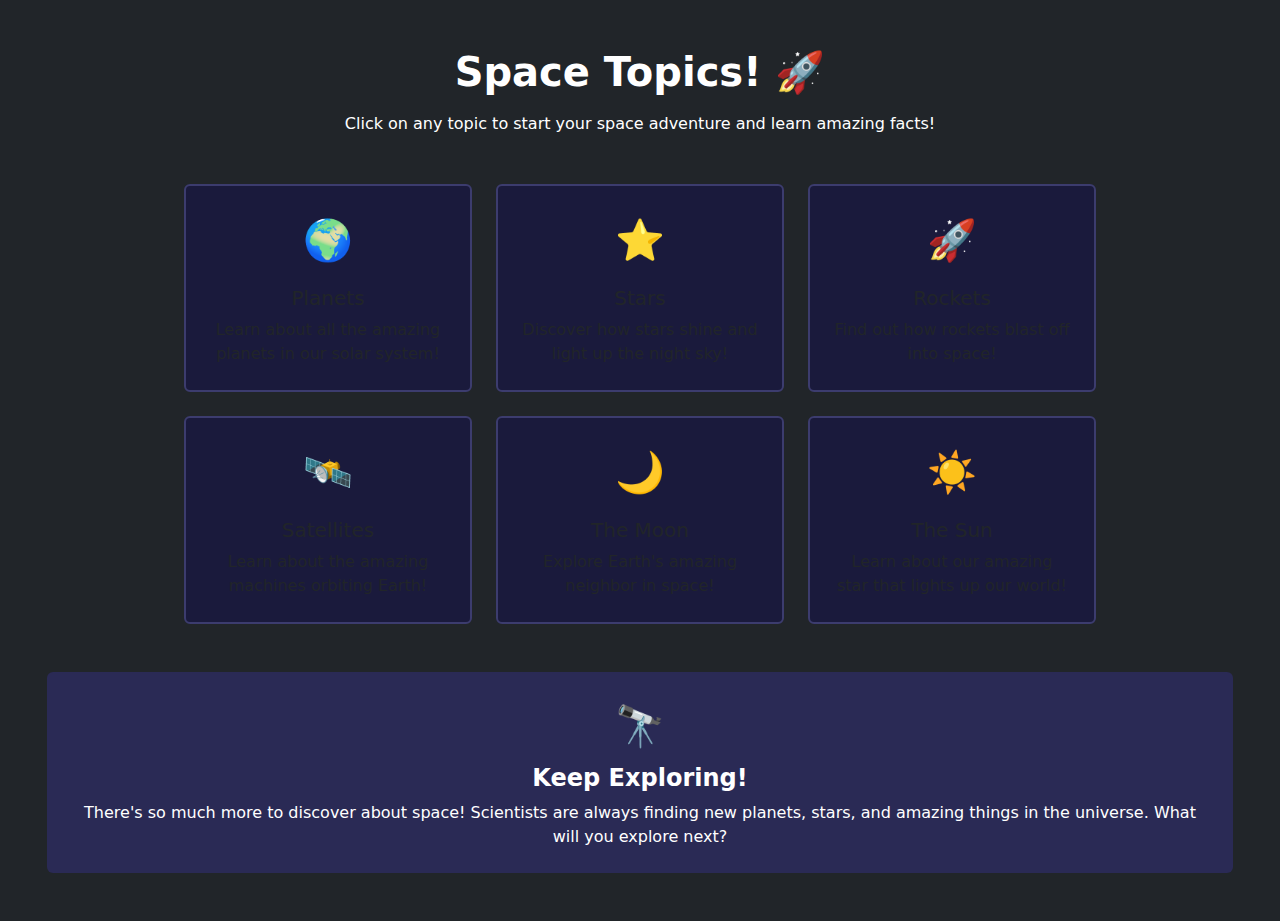
<file: Quiz1.html>
<!DOCTYPE html>
<html lang="en">
<head>
  <meta charset="UTF-8">
  <meta name="viewport" content="width=device-width, initial-scale=1">
  <title>Space Topics</title>
  <link href="https://cdn.jsdelivr.net/npm/bootstrap@5.3.3/dist/css/bootstrap.min.css" rel="stylesheet">
  <style>
    @media (min-width: 1200px) {
    .container, .container-lg, .container-md, .container-sm, .container-xl, .container-xxl {
        max-width: 1210px;
    }
}
  </style>
</head>
<body class="text-center text-white bg-dark">

  <div class="container py-5">
    <h1 class="fw-bold mb-3">Space Topics! 🚀</h1>
    <p class="mb-5">Click on any topic to start your space adventure and learn amazing facts!</p>

    <!-- Card Container -->
    <div class="d-flex flex-wrap justify-content-center gap-4">

      <div class="card text-center p-4" style="width: 18rem; background-color:#1a1a3c; border:2px solid #3c3c6e;">
        <div class="fs-1 mb-3">🌍</div>
        <h5 class="card-title">Planets</h5>
        <p class="card-text">Learn about all the amazing planets in our solar system!</p>
      </div>

      <div class="card text-center p-4" style="width: 18rem; background-color:#1a1a3c; border:2px solid #3c3c6e;">
        <div class="fs-1 mb-3">⭐</div>
        <h5 class="card-title">Stars</h5>
        <p class="card-text">Discover how stars shine and light up the night sky!</p>
      </div>

      <div class="card text-center p-4" style="width: 18rem; background-color:#1a1a3c; border:2px solid #3c3c6e;">
        <div class="fs-1 mb-3">🚀</div>
        <h5 class="card-title">Rockets</h5>
        <p class="card-text">Find out how rockets blast off into space!</p>
      </div>

      <div class="card text-center p-4" style="width: 18rem; background-color:#1a1a3c; border:2px solid #3c3c6e;">
        <div class="fs-1 mb-3">🛰️</div>
        <h5 class="card-title">Satellites</h5>
        <p class="card-text">Learn about the amazing machines orbiting Earth!</p>
      </div>

      <div class="card text-center p-4" style="width: 18rem; background-color:#1a1a3c; border:2px solid #3c3c6e;">
        <div class="fs-1 mb-3">🌙</div>
        <h5 class="card-title">The Moon</h5>
        <p class="card-text">Explore Earth's amazing neighbor in space!</p>
      </div>

      <div class="card text-center p-4" style="width: 18rem; background-color:#1a1a3c; border:2px solid #3c3c6e;">
        <div class="fs-1 mb-3">☀️</div>
        <h5 class="card-title">The Sun</h5>
        <p class="card-text">Learn about our amazing star that lights up our world!</p>
      </div>

    </div>

    <!-- Footer Section -->
    <div class="mt-5 p-4 rounded" style="background-color:#2a2a55;">
      <div class="fs-1 mb-2">🔭</div>
      <h4 class="fw-bold">Keep Exploring!</h4>
      <p class="mb-0">There's so much more to discover about space! Scientists are always finding new planets, stars, and amazing things in the universe. What will you explore next?</p>
    </div>

  </div>

  <script src="https://cdn.jsdelivr.net/npm/bootstrap@5.3.3/dist/js/bootstrap.bundle.min.js"></script>
</body>
</html>
</file>
